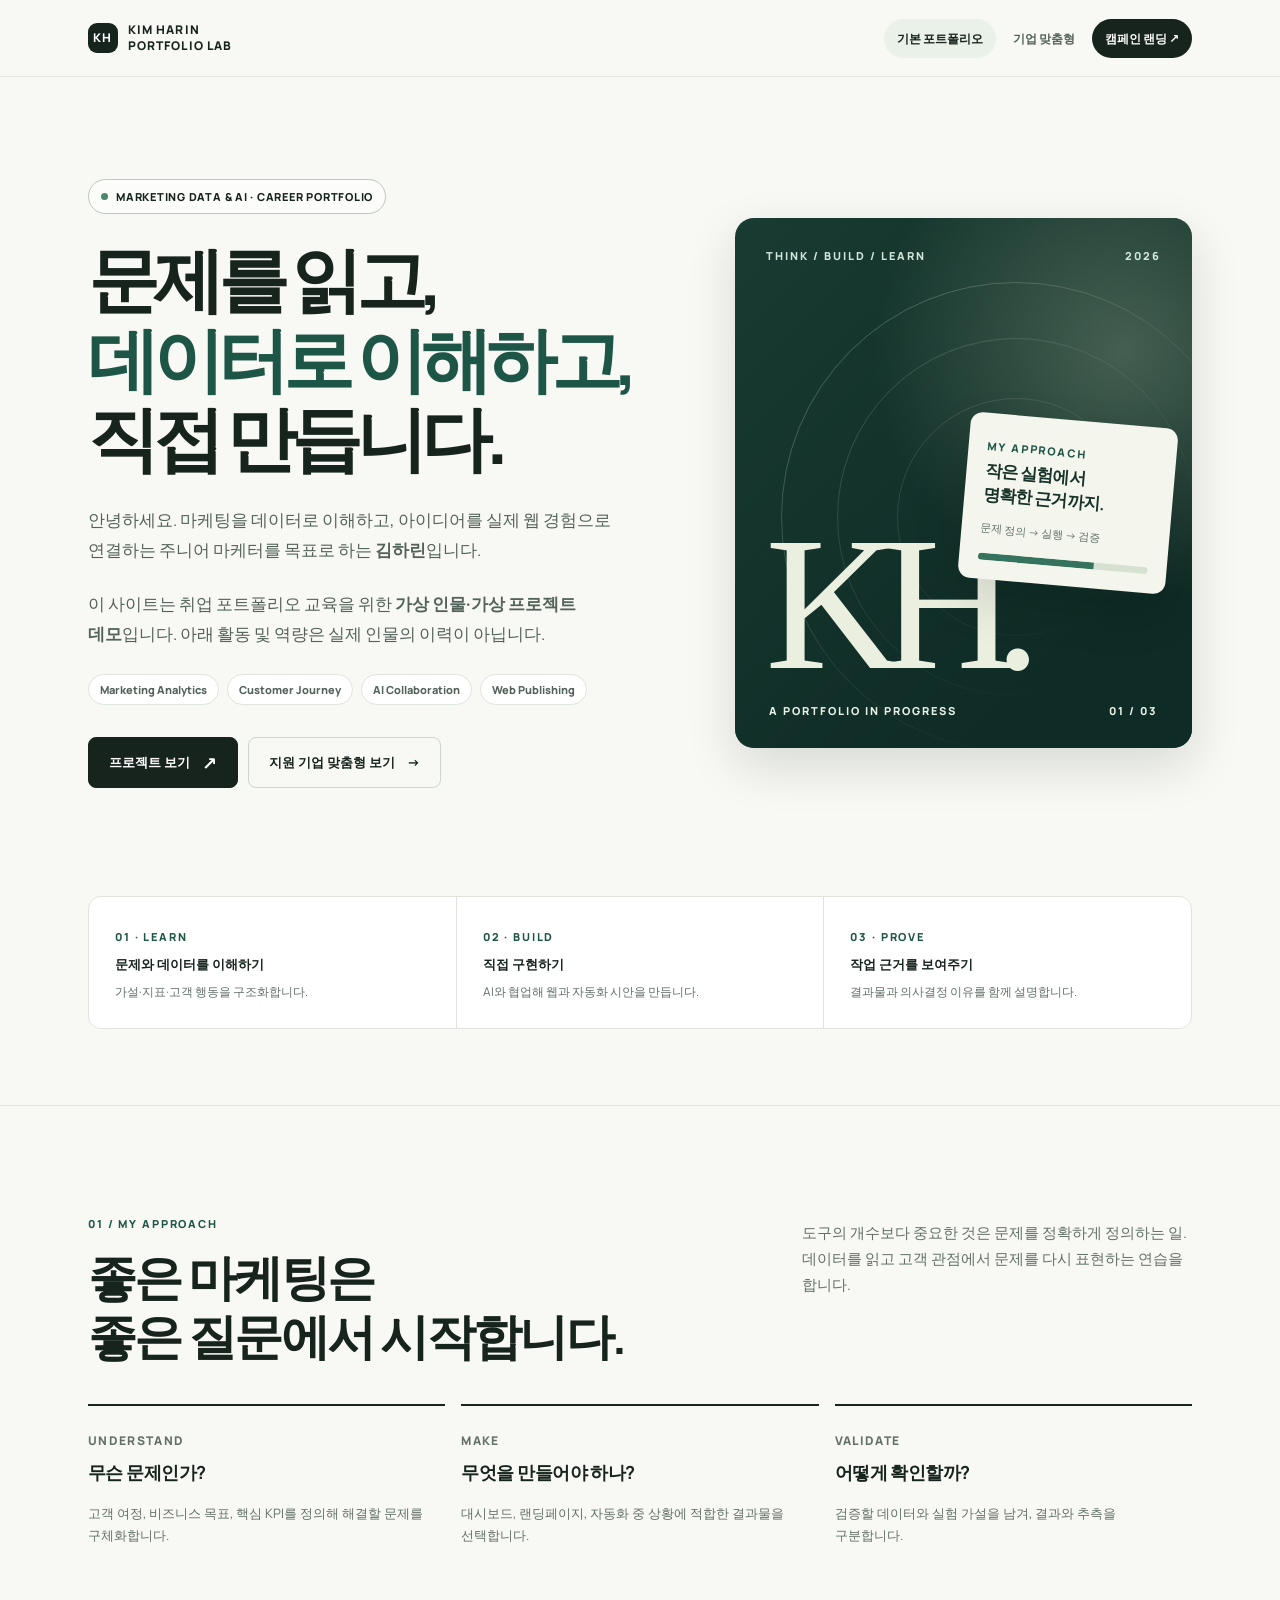
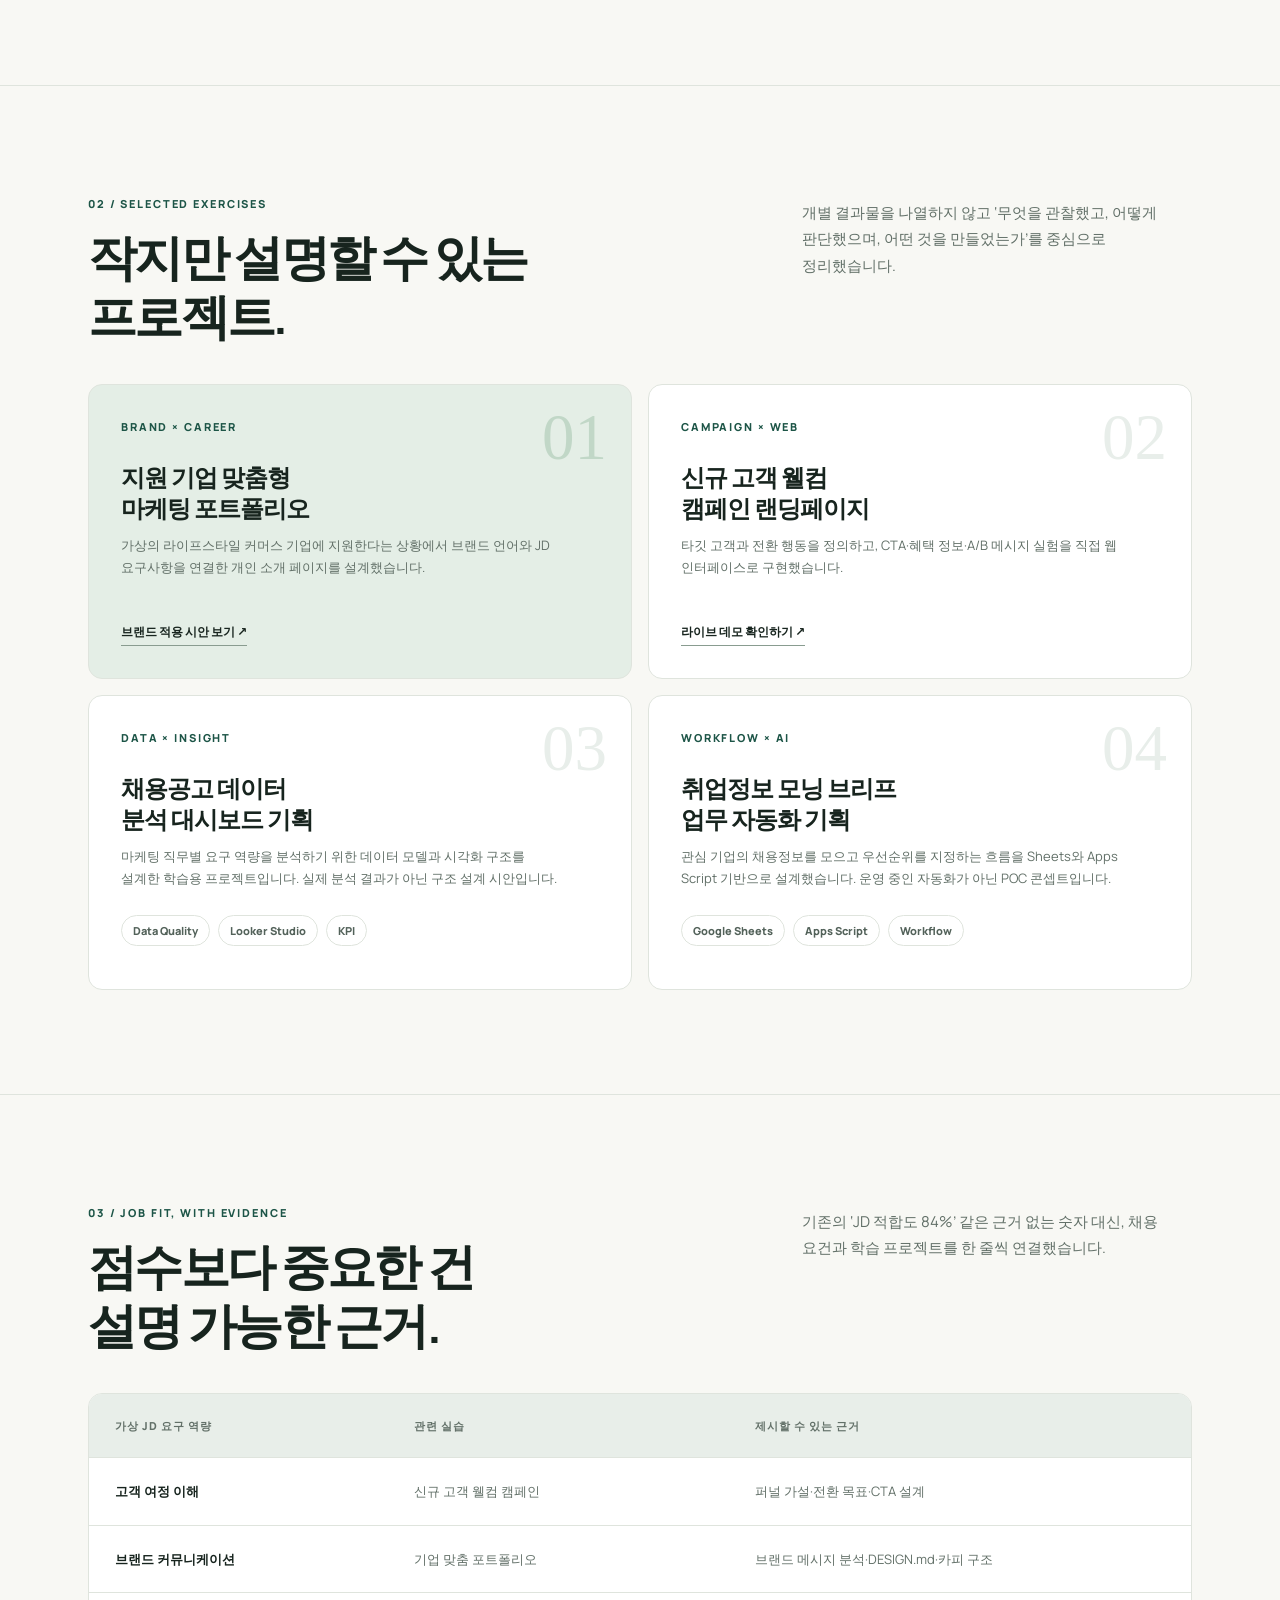
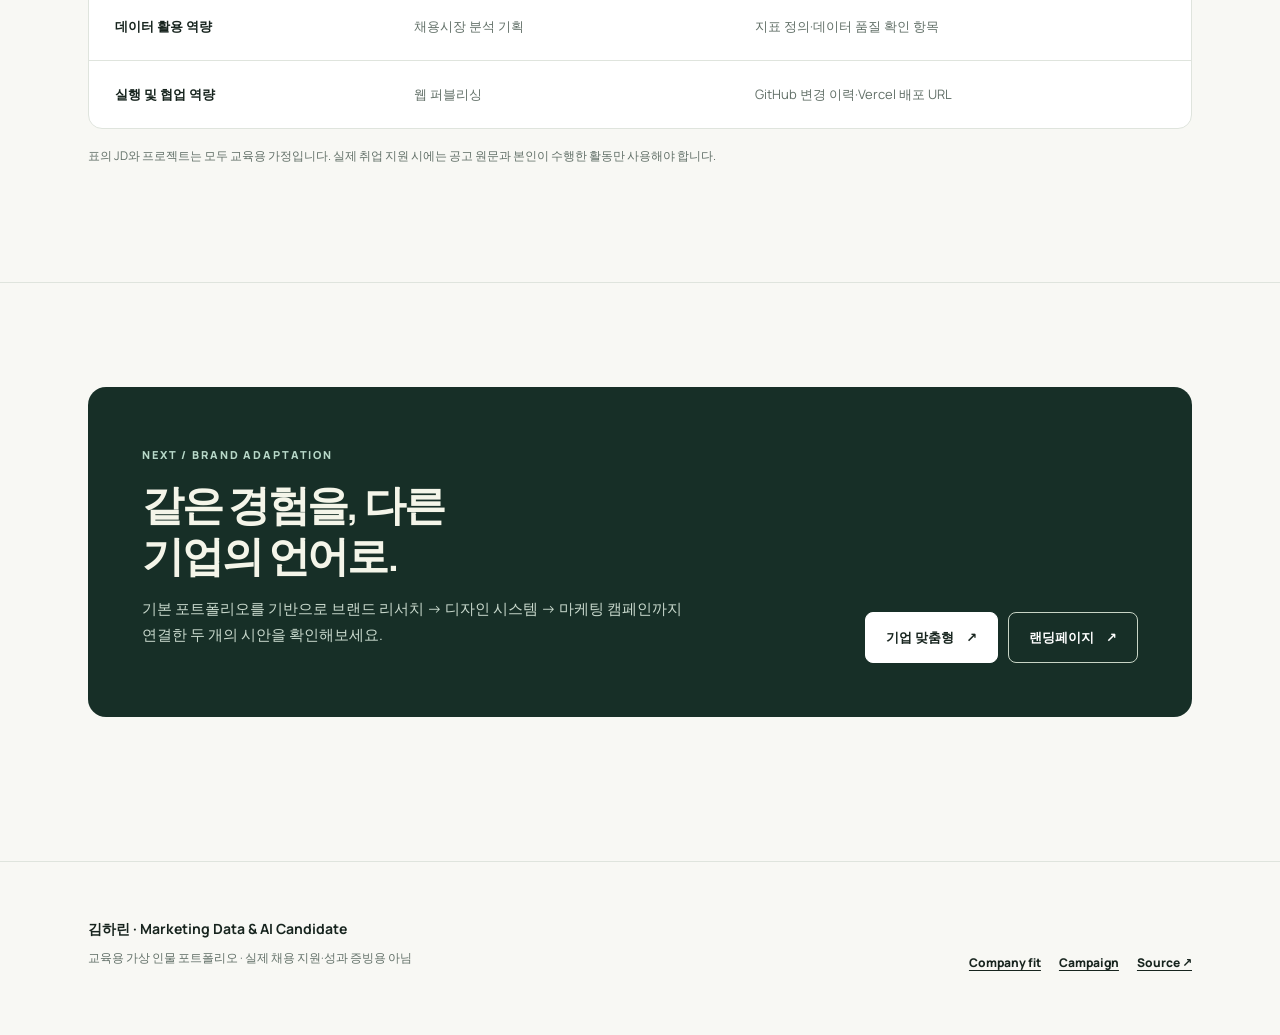
<file: index.html>
<!doctype html>
<html lang="ko">
<head>
  <meta charset="utf-8">
  <meta name="viewport" content="width=device-width,initial-scale=1">
  <meta name="theme-color" content="#f8f8f4">
  <meta name="description" content="김하린의 교육용 마케팅 데이터 & AI 포트폴리오. 기업 맞춤형 지원 페이지와 캠페인 랜딩페이지까지 연결된 실습 결과물입니다.">
  <title>김하린 | Marketing Data & AI Portfolio — 교육용 데모</title>
  <link rel="stylesheet" href="assets/site.css">
</head>
<body class="theme-home">
<header class="site-header">
  <div class="shell nav-shell">
    <a class="wordmark" href="./index.html" aria-label="김하린 포트폴리오 홈"><span class="mark">KH</span><span>KIM HARIN<br>PORTFOLIO LAB</span></a>
    <nav class="nav-links" aria-label="주 메뉴">
      <a aria-current="page" href="./index.html">기본 포트폴리오</a>
      <a href="./company-a/">기업 맞춤형</a>
      <a class="nav-cta" href="./campaign/">캠페인 랜딩 <span aria-hidden="true">↗</span></a>
    </nav>
  </div>
</header>
<main>
<div class="shell">
  <section class="home-hero" aria-labelledby="home-title">
    <div>
      <span class="tagline"><span class="dot"></span> Marketing data & AI · Career portfolio</span>
      <h1 id="home-title">문제를 읽고,<br><em>데이터로 이해하고,</em><br>직접 만듭니다.</h1>
      <p>안녕하세요. 마케팅을 데이터로 이해하고, 아이디어를 실제 웹 경험으로 연결하는 주니어 마케터를 목표로 하는 <strong>김하린</strong>입니다.</p>
      <p class="caption">이 사이트는 취업 포트폴리오 교육을 위한 <strong>가상 인물·가상 프로젝트 데모</strong>입니다. 아래 활동 및 역량은 실제 인물의 이력이 아닙니다.</p>
      <div class="pills" aria-label="관심 분야">
        <span class="pill">Marketing Analytics</span><span class="pill">Customer Journey</span><span class="pill">AI Collaboration</span><span class="pill">Web Publishing</span>
      </div>
      <div class="actions">
        <a class="btn btn-primary" href="#projects">프로젝트 보기 <span class="inline-arrow" aria-hidden="true">↗</span></a>
        <a class="btn btn-ghost" href="./company-a/">지원 기업 맞춤형 보기 <span aria-hidden="true">→</span></a>
      </div>
    </div>
    <div class="hero-art" role="img" aria-label="데이터 분석과 웹 구현을 상징하는 포트폴리오 에디토리얼 그래픽">
      <div class="orb"></div><div class="art-top"><span class="mono">Think / Build / Learn</span><span class="mono">2026</span></div>
      <div class="float-note"><span class="eyebrow">My approach</span><strong>작은 실험에서<br>명확한 근거까지.</strong><small>문제 정의 → 실행 → 검증</small><div class="art-progress"><span></span></div></div>
      <div class="art-number">KH.</div><div class="art-bottom"><span class="mono">A portfolio in progress</span><span class="mono">01 / 03</span></div>
    </div>
  </section>
  <div class="quick-strip" aria-label="포트폴리오 구성">
    <div><span class="eyebrow">01 · Learn</span><b>문제와 데이터를 이해하기</b><p>가설·지표·고객 행동을 구조화합니다.</p></div>
    <div><span class="eyebrow">02 · Build</span><b>직접 구현하기</b><p>AI와 협업해 웹과 자동화 시안을 만듭니다.</p></div>
    <div><span class="eyebrow">03 · Prove</span><b>작업 근거를 보여주기</b><p>결과물과 의사결정 이유를 함께 설명합니다.</p></div>
  </div>
</div>

<section class="section" id="about">
  <div class="shell">
    <div class="section-head"><div><span class="eyebrow">01 / My approach</span><h2>좋은 마케팅은<br>좋은 질문에서 시작합니다.</h2></div><p>도구의 개수보다 중요한 것은 문제를 정확하게 정의하는 일. 데이터를 읽고 고객 관점에서 문제를 다시 표현하는 연습을 합니다.</p></div>
    <div class="journey">
      <article><span class="overline">Understand</span><h3>무슨 문제인가?</h3><p>고객 여정, 비즈니스 목표, 핵심 KPI를 정의해 해결할 문제를 구체화합니다.</p></article>
      <article><span class="overline">Make</span><h3>무엇을 만들어야 하나?</h3><p>대시보드, 랜딩페이지, 자동화 중 상황에 적합한 결과물을 선택합니다.</p></article>
      <article><span class="overline">Validate</span><h3>어떻게 확인할까?</h3><p>검증할 데이터와 실험 가설을 남겨, 결과와 추측을 구분합니다.</p></article>
    </div>
  </div>
</section>

<section class="section" id="projects">
  <div class="shell">
    <div class="section-head"><div><span class="eyebrow">02 / Selected exercises</span><h2>작지만 설명할 수 있는<br>프로젝트.</h2></div><p>개별 결과물을 나열하지 않고 ‘무엇을 관찰했고, 어떻게 판단했으며, 어떤 것을 만들었는가’를 중심으로 정리했습니다.</p></div>
    <div class="project-grid">
      <article class="project-card feature"><span class="index" aria-hidden="true">01</span><span class="eyebrow">Brand × Career</span><h3>지원 기업 맞춤형<br>마케팅 포트폴리오</h3><p>가상의 라이프스타일 커머스 기업에 지원한다는 상황에서 브랜드 언어와 JD 요구사항을 연결한 개인 소개 페이지를 설계했습니다.</p><a class="card-link" href="./company-a/">브랜드 적용 시안 보기 ↗</a></article>
      <article class="project-card"><span class="index" aria-hidden="true">02</span><span class="eyebrow">Campaign × Web</span><h3>신규 고객 웰컴<br>캠페인 랜딩페이지</h3><p>타깃 고객과 전환 행동을 정의하고, CTA·혜택 정보·A/B 메시지 실험을 직접 웹 인터페이스로 구현했습니다.</p><a class="card-link" href="./campaign/">라이브 데모 확인하기 ↗</a></article>
      <article class="project-card"><span class="index" aria-hidden="true">03</span><span class="eyebrow">Data × Insight</span><h3>채용공고 데이터<br>분석 대시보드 기획</h3><p>마케팅 직무별 요구 역량을 분석하기 위한 데이터 모델과 시각화 구조를 설계한 학습용 프로젝트입니다. 실제 분석 결과가 아닌 구조 설계 시안입니다.</p><span class="pills"><span class="pill">Data Quality</span><span class="pill">Looker Studio</span><span class="pill">KPI</span></span></article>
      <article class="project-card"><span class="index" aria-hidden="true">04</span><span class="eyebrow">Workflow × AI</span><h3>취업정보 모닝 브리프<br>업무 자동화 기획</h3><p>관심 기업의 채용정보를 모으고 우선순위를 지정하는 흐름을 Sheets와 Apps Script 기반으로 설계했습니다. 운영 중인 자동화가 아닌 POC 콘셉트입니다.</p><span class="pills"><span class="pill">Google Sheets</span><span class="pill">Apps Script</span><span class="pill">Workflow</span></span></article>
    </div>
  </div>
</section>

<section class="section" id="fit">
  <div class="shell">
    <div class="section-head"><div><span class="eyebrow">03 / Job fit, with evidence</span><h2>점수보다 중요한 건<br>설명 가능한 근거.</h2></div><p>기존의 ‘JD 적합도 84%’ 같은 근거 없는 숫자 대신, 채용 요건과 학습 프로젝트를 한 줄씩 연결했습니다.</p></div>
    <div class="evidence" role="table" aria-label="가상 채용공고와 프로젝트 역량 연결">
      <div class="evidence-row head" role="row"><span role="columnheader">가상 JD 요구 역량</span><span role="columnheader">관련 실습</span><span role="columnheader">제시할 수 있는 근거</span></div>
      <div class="evidence-row" role="row"><b role="cell">고객 여정 이해</b><span role="cell">신규 고객 웰컴 캠페인</span><span role="cell">퍼널 가설·전환 목표·CTA 설계</span></div>
      <div class="evidence-row" role="row"><b role="cell">브랜드 커뮤니케이션</b><span role="cell">기업 맞춤 포트폴리오</span><span role="cell">브랜드 메시지 분석·DESIGN.md·카피 구조</span></div>
      <div class="evidence-row" role="row"><b role="cell">데이터 활용 역량</b><span role="cell">채용시장 분석 기획</span><span role="cell">지표 정의·데이터 품질 확인 항목</span></div>
      <div class="evidence-row" role="row"><b role="cell">실행 및 협업 역량</b><span role="cell">웹 퍼블리싱</span><span role="cell">GitHub 변경 이력·Vercel 배포 URL</span></div>
    </div>
    <p class="caption" style="margin-top:16px">표의 JD와 프로젝트는 모두 교육용 가정입니다. 실제 취업 지원 시에는 공고 원문과 본인이 수행한 활동만 사용해야 합니다.</p>
  </div>
</section>
<section class="section">
  <div class="shell">
    <div class="end-banner"><div><span class="eyebrow" style="color:#b7d8c8">Next / Brand adaptation</span><h2>같은 경험을, 다른<br>기업의 언어로.</h2><p>기본 포트폴리오를 기반으로 브랜드 리서치 → 디자인 시스템 → 마케팅 캠페인까지 연결한 두 개의 시안을 확인해보세요.</p></div><div class="actions"><a class="btn btn-light" href="./company-a/">기업 맞춤형 <span aria-hidden="true">↗</span></a><a class="btn btn-ghost" style="color:#fff;border-color:#c8d5c6" href="./campaign/">랜딩페이지 <span aria-hidden="true">↗</span></a></div></div>
  </div>
</section>
</main>
<footer class="site-footer"><div class="shell footer-inner"><div><strong>김하린 · Marketing Data & AI Candidate</strong><p>교육용 가상 인물 포트폴리오 · 실제 채용 지원·성과 증빙용 아님</p></div><div class="footer-links"><a href="./company-a/">Company fit</a><a href="./campaign/">Campaign</a><a href="https://github.com/ckyw/aI-native-portfolio" target="_blank" rel="noopener noreferrer">Source ↗</a></div></div></footer>
</body>
</html>
</file>
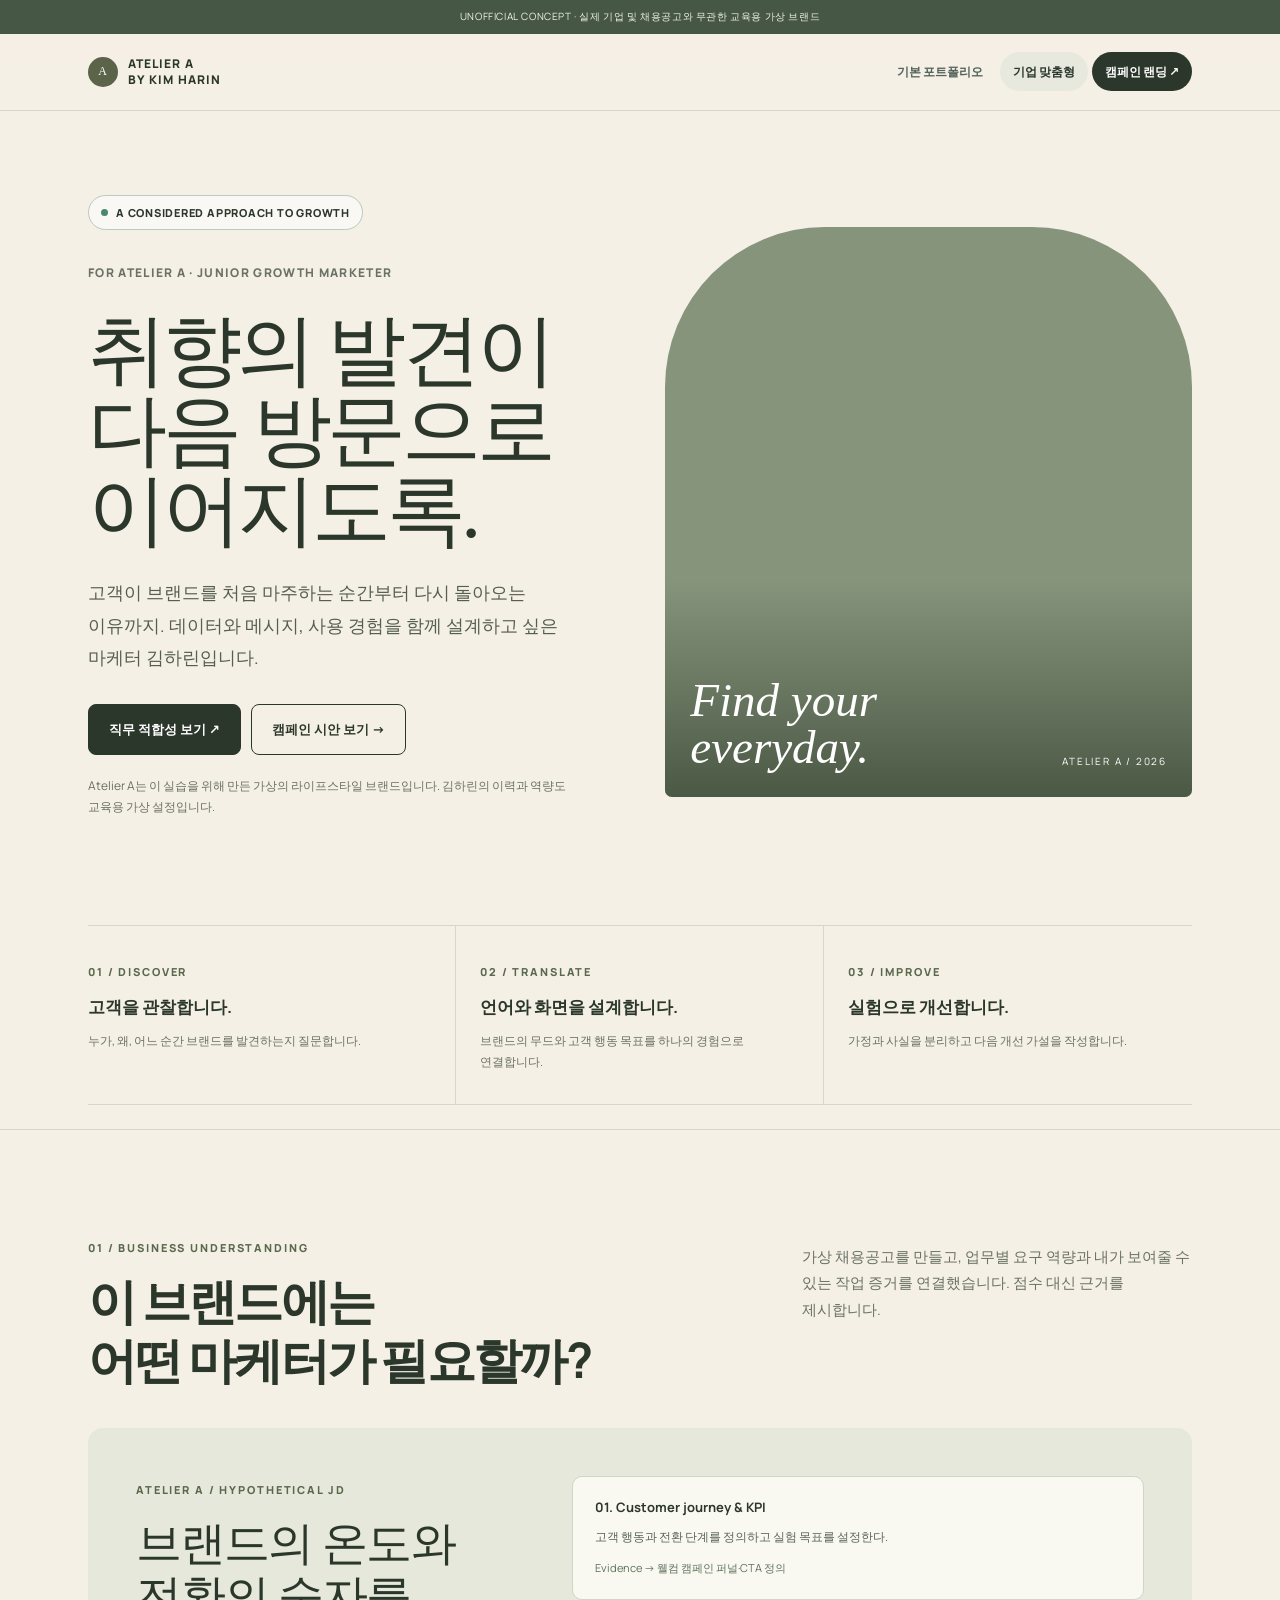
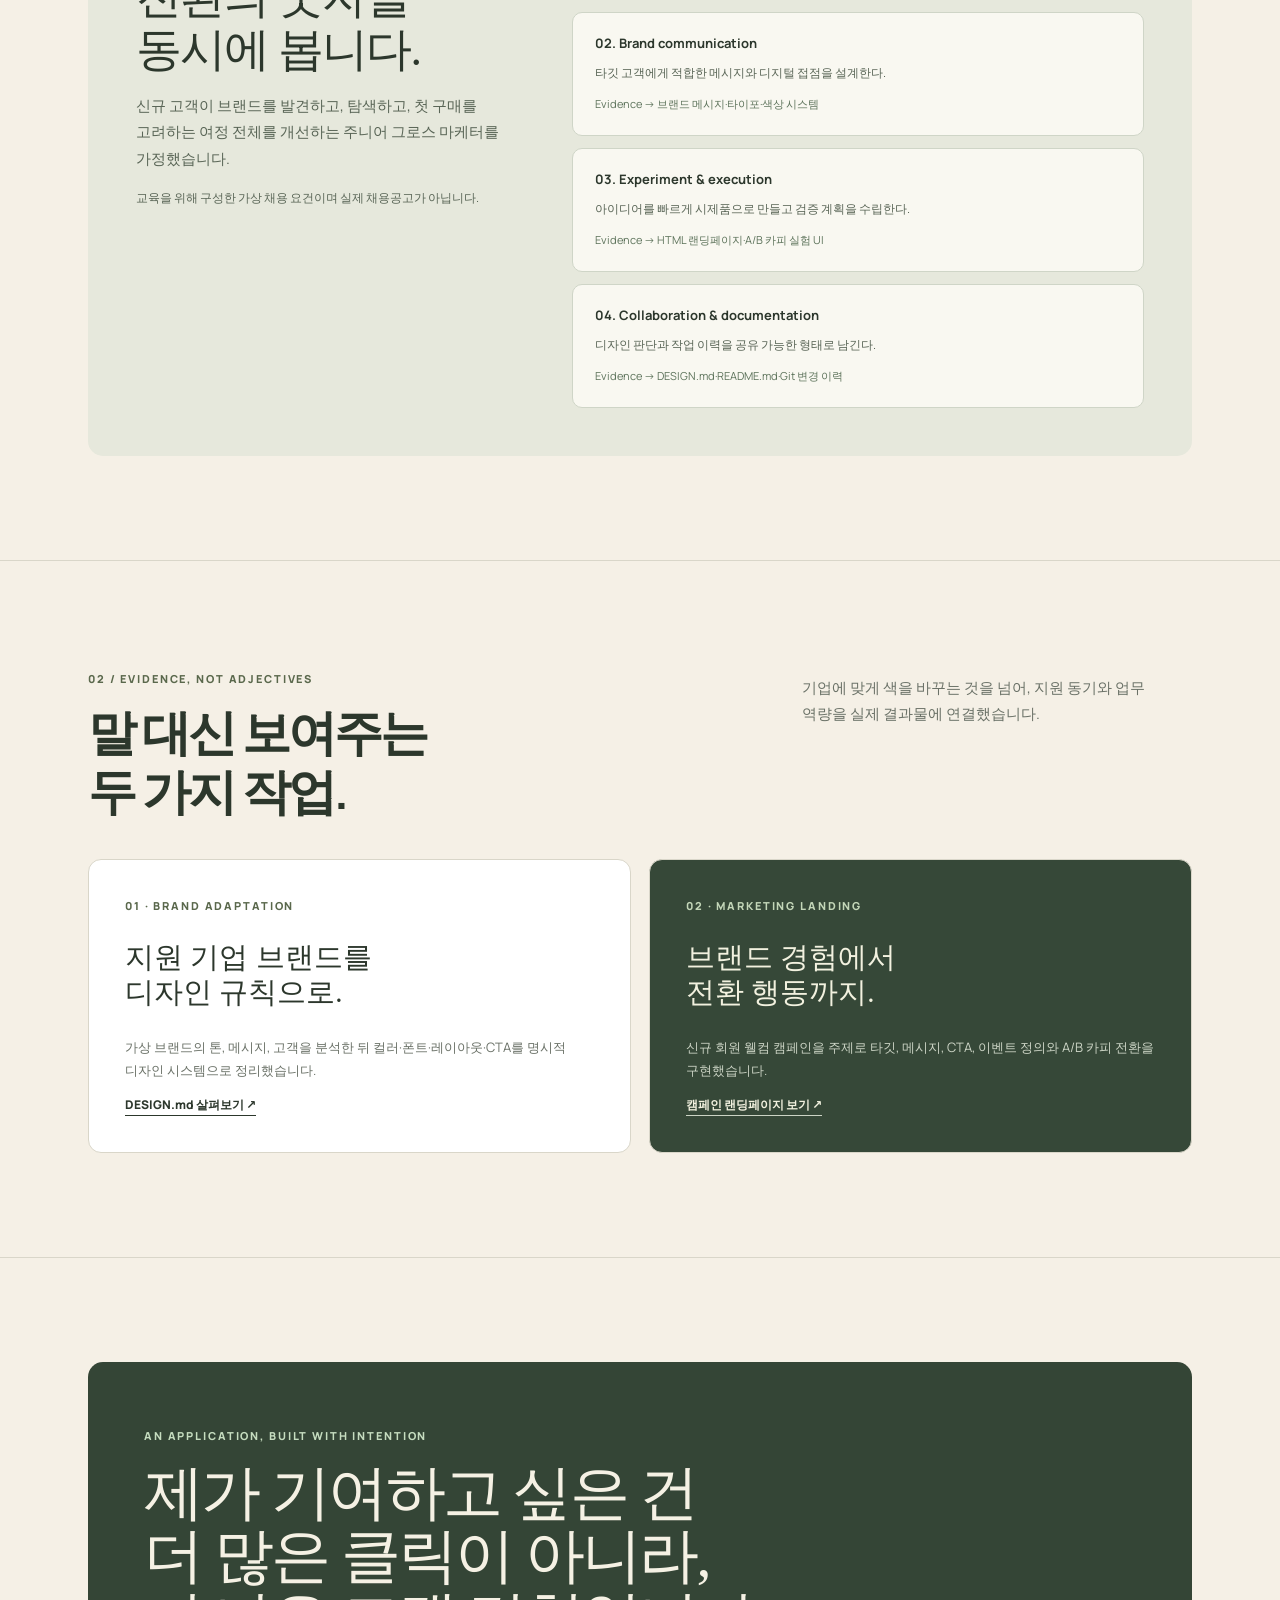
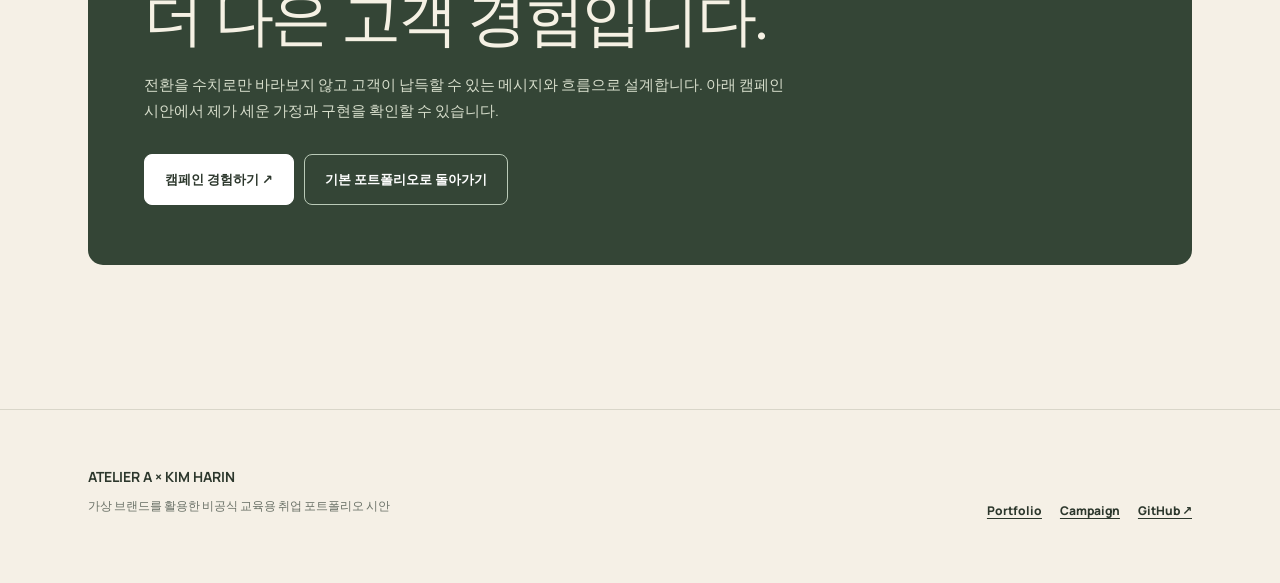
<file: company-a/index.html>
<!doctype html>
<html lang="ko">
<head>
<meta charset="utf-8"><meta name="viewport" content="width=device-width, initial-scale=1">
<meta name="theme-color" content="#f5f0e6">
<meta name="description" content="가상 라이프스타일 커머스 기업에 지원하는 주니어 마케터 김하린의 브랜드 맞춤형 포트폴리오 시안.">
<title>김하린 × Atelier A | 기업 맞춤 포트폴리오 · 교육용 데모</title>
<link rel="stylesheet" href="../assets/site.css">
</head>
<body class="theme-company">
<div class="brand-notice">UNOFFICIAL CONCEPT · 실제 기업 및 채용공고와 무관한 교육용 가상 브랜드</div>
<header class="site-header"><div class="shell nav-shell"><a class="wordmark" href="../"><span class="mark">A</span><span>ATELIER A<br>BY KIM HARIN</span></a><nav class="nav-links" aria-label="주 메뉴"><a href="../">기본 포트폴리오</a><a aria-current="page" href="./">기업 맞춤형</a><a class="nav-cta" href="../campaign/">캠페인 랜딩 ↗</a></nav></div></header>
<main>
<div class="shell">
<section class="company-hero" aria-labelledby="company-title">
<div>
<span class="tagline"><span class="dot"></span> A considered approach to growth</span>
<p class="overline" style="margin-top:32px">For Atelier A · Junior Growth Marketer</p>
<h1 id="company-title">취향의 발견이<br>다음 방문으로<br>이어지도록.</h1>
<p class="big-lead">고객이 브랜드를 처음 마주하는 순간부터 다시 돌아오는 이유까지. 데이터와 메시지, 사용 경험을 함께 설계하고 싶은 마케터 김하린입니다.</p>
<div class="actions"><a class="btn btn-primary" href="#fit">직무 적합성 보기 ↗</a><a class="btn" href="../campaign/">캠페인 시안 보기 →</a></div>
<p class="caption" style="margin-top:20px">Atelier A는 이 실습을 위해 만든 가상의 라이프스타일 브랜드입니다. 김하린의 이력과 역량도 교육용 가상 설정입니다.</p>
</div>
<div class="company-photo" role="img" aria-label="차분한 공간과 라이프스타일 무드가 담긴 브랜드 콘셉트 사진"><div class="photo-sticker"><span class="sticker-title">Find your<br>everyday.</span><span class="sticker-index">ATELIER A / 2026</span></div></div>
</section>
<div class="company-three">
<article><span class="eyebrow">01 / Discover</span><b>고객을 관찰합니다.</b><p>누가, 왜, 어느 순간 브랜드를 발견하는지 질문합니다.</p></article>
<article><span class="eyebrow">02 / Translate</span><b>언어와 화면을 설계합니다.</b><p>브랜드의 무드와 고객 행동 목표를 하나의 경험으로 연결합니다.</p></article>
<article><span class="eyebrow">03 / Improve</span><b>실험으로 개선합니다.</b><p>가정과 사실을 분리하고 다음 개선 가설을 작성합니다.</p></article>
</div>
</div>
<section class="section" id="fit">
<div class="shell">
<div class="section-head"><div><span class="eyebrow">01 / Business understanding</span><h2>이 브랜드에는<br>어떤 마케터가 필요할까?</h2></div><p>가상 채용공고를 만들고, 업무별 요구 역량과 내가 보여줄 수 있는 작업 증거를 연결했습니다. 점수 대신 근거를 제시합니다.</p></div>
<div class="company-panel">
<div><span class="eyebrow">Atelier A / Hypothetical JD</span><h3>브랜드의 온도와<br>전환의 숫자를<br>동시에 봅니다.</h3><p>신규 고객이 브랜드를 발견하고, 탐색하고, 첫 구매를 고려하는 여정 전체를 개선하는 주니어 그로스 마케터를 가정했습니다.</p><p class="caption">교육을 위해 구성한 가상 채용 요건이며 실제 채용공고가 아닙니다.</p></div>
<div class="jd-list">
<article><b>01. Customer journey & KPI</b><p>고객 행동과 전환 단계를 정의하고 실험 목표를 설정한다.</p><small>Evidence → 웰컴 캠페인 퍼널·CTA 정의</small></article>
<article><b>02. Brand communication</b><p>타깃 고객에게 적합한 메시지와 디지털 접점을 설계한다.</p><small>Evidence → 브랜드 메시지·타이포·색상 시스템</small></article>
<article><b>03. Experiment & execution</b><p>아이디어를 빠르게 시제품으로 만들고 검증 계획을 수립한다.</p><small>Evidence → HTML 랜딩페이지·A/B 카피 실험 UI</small></article>
<article><b>04. Collaboration & documentation</b><p>디자인 판단과 작업 이력을 공유 가능한 형태로 남긴다.</p><small>Evidence → DESIGN.md·README.md·Git 변경 이력</small></article>
</div>
</div>
</div>
</section>
<section class="section" id="work">
<div class="shell">
<div class="section-head"><div><span class="eyebrow">02 / Evidence, not adjectives</span><h2>말 대신 보여주는<br>두 가지 작업.</h2></div><p>기업에 맞게 색을 바꾸는 것을 넘어, 지원 동기와 업무 역량을 실제 결과물에 연결했습니다.</p></div>
<div class="company-work">
<article class="work-tile"><span class="eyebrow">01 · Brand adaptation</span><h3>지원 기업 브랜드를<br>디자인 규칙으로.</h3><p>가상 브랜드의 톤, 메시지, 고객을 분석한 뒤 컬러·폰트·레이아웃·CTA를 명시적 디자인 시스템으로 정리했습니다.</p><a href="https://github.com/ckyw/aI-native-portfolio/blob/feature/marketing-ax-portfolio-lab/DESIGN.md" target="_blank" rel="noopener noreferrer">DESIGN.md 살펴보기 ↗</a></article>
<article class="work-tile dark"><span class="eyebrow" style="color:#c3d6b8">02 · Marketing landing</span><h3>브랜드 경험에서<br>전환 행동까지.</h3><p>신규 회원 웰컴 캠페인을 주제로 타깃, 메시지, CTA, 이벤트 정의와 A/B 카피 전환을 구현했습니다.</p><a href="../campaign/">캠페인 랜딩페이지 보기 ↗</a></article>
</div>
</div>
</section>
<section class="section">
<div class="shell"><div class="company-outro"><span class="eyebrow" style="color:#c5dcbf">An application, built with intention</span><h2>제가 기여하고 싶은 건<br>더 많은 클릭이 아니라,<br>더 나은 고객 경험입니다.</h2><p>전환을 수치로만 바라보지 않고 고객이 납득할 수 있는 메시지와 흐름으로 설계합니다. 아래 캠페인 시안에서 제가 세운 가정과 구현을 확인할 수 있습니다.</p><div class="actions" style="margin-top:30px"><a class="btn btn-light" href="../campaign/">캠페인 경험하기 ↗</a><a class="btn" href="../" style="border-color:#bacab8;color:#fff">기본 포트폴리오로 돌아가기</a></div></div></div>
</section>
</main>
<footer class="site-footer"><div class="shell footer-inner"><div><strong>ATELIER A × KIM HARIN</strong><p>가상 브랜드를 활용한 비공식 교육용 취업 포트폴리오 시안</p></div><div class="footer-links"><a href="../">Portfolio</a><a href="../campaign/">Campaign</a><a href="https://github.com/ckyw/aI-native-portfolio" target="_blank" rel="noopener noreferrer">GitHub ↗</a></div></div></footer>
</body>
</html>
</file>
<file: assets/site.css>
@import url('https://fonts.googleapis.com/css2?family=DM+Sans:wght@400;500;600;700;800&family=Manrope:wght@400;500;600;700;800&display=swap');
:root{--ink:#17241e;--muted:#627068;--paper:#f8f8f4;--surface:#fff;--line:#dfe4dd;--teal:#1d5547;--soft:#e9f1e8;--serif:Georgia,"Times New Roman",serif;--sans:"Manrope","Pretendard","Noto Sans KR",system-ui,sans-serif;--max:1160px}
*{box-sizing:border-box}html{scroll-behavior:smooth}body{margin:0;color:var(--ink);background:var(--paper);font:400 15px/1.75 var(--sans);word-break:keep-all}a{color:inherit;text-decoration:none}button,input{font:inherit}button{cursor:pointer}img{max-width:100%;display:block}svg{display:block}
a:focus-visible,button:focus-visible{outline:3px solid #ed9d5b;outline-offset:4px}::selection{background:#c6e4d6;color:#152e26}
.shell{max-width:var(--max);padding:0 28px;margin:auto}.site-header{position:sticky;top:0;z-index:30;background:rgba(248,248,244,.93);border-bottom:1px solid var(--line);backdrop-filter:blur(18px)}.nav-shell{min-height:76px;display:flex;align-items:center;gap:24px;justify-content:space-between}.wordmark{display:inline-flex;align-items:center;gap:10px;font-size:12px;letter-spacing:.09em;font-weight:800;line-height:1.3}.wordmark .mark{width:30px;height:30px;background:var(--ink);color:#fff;border-radius:9px;display:grid;place-items:center;font-size:12px}.nav-links{display:flex;gap:4px;align-items:center}.nav-links a{padding:9px 13px;border-radius:999px;font-size:12px;font-weight:700;color:#53625a;transition:background .2s,color .2s}.nav-links a:hover,.nav-links a[aria-current=page]{background:var(--soft);color:var(--ink)}.nav-links .nav-cta{background:var(--ink);color:#fff}.nav-links .nav-cta:hover{background:var(--teal);color:#fff}
.mono{font-size:11px;font-weight:800;text-transform:uppercase;letter-spacing:.18em}.muted{color:var(--muted)}.accent{color:var(--teal)}.eyebrow{font-size:11px;font-weight:800;letter-spacing:.17em;text-transform:uppercase;color:var(--teal)}.caption{font-size:12px;color:var(--muted)}.overline{font-size:12px;letter-spacing:.11em;color:var(--muted);font-weight:800;text-transform:uppercase}.tagline{display:inline-flex;align-items:center;gap:8px;border-radius:999px;border:1px solid #b9cac0;padding:7px 12px;background:rgba(255,255,255,.56);font-size:11px;letter-spacing:.07em;font-weight:800;text-transform:uppercase}.tagline .dot{width:7px;height:7px;background:#4a876c;border-radius:50%}.btn{display:inline-flex;align-items:center;justify-content:center;gap:12px;padding:13px 20px;border:1px solid var(--ink);border-radius:8px;background:transparent;color:var(--ink);font-weight:800;font-size:13px;min-height:48px;transition:transform .2s,background .2s}.btn:hover{transform:translateY(-2px)}.btn-primary{background:var(--ink);color:#fff}.btn-primary:hover{background:#2d584b}.btn-light{background:#fff;border-color:#fff;color:var(--ink)}.btn-ghost{border-color:#cbd7cf}.inline-arrow{font-size:18px;line-height:1}.actions{display:flex;align-items:center;gap:10px;flex-wrap:wrap}.pills{display:flex;gap:8px;flex-wrap:wrap}.pill{border:1px solid var(--line);background:#fff;border-radius:999px;padding:5px 11px;font-size:11px;font-weight:800;color:#53625a}
.section{padding:104px 0;border-top:1px solid var(--line)}.section-head{display:flex;justify-content:space-between;align-items:start;gap:48px;margin-bottom:38px}.section-head h2{margin:12px 0 0;font-size:clamp(28px,4vw,49px);line-height:1.2;letter-spacing:-.055em}.section-head p{max-width:390px;margin:10px 0 0;color:var(--muted)}.section-title{font-size:clamp(28px,4vw,48px);line-height:1.23;letter-spacing:-.055em;margin:8px 0 20px}
.home-hero{padding:102px 0 108px;display:grid;grid-template-columns:minmax(0,1.12fr) minmax(320px,.88fr);align-items:center;gap:66px}.home-hero h1{font-size:clamp(45px,5.55vw,80px);letter-spacing:-.085em;line-height:1.12;margin:24px 0 28px;font-weight:800}.home-hero h1 em{font-style:normal;color:var(--teal)}.home-hero p{font-size:17px;color:#53625a;max-width:570px;margin:0 0 25px}.home-hero .actions{margin-top:32px}.hero-art{height:530px;position:relative;background:#193b31;border-radius:19px;overflow:hidden;box-shadow:0 18px 50px rgba(18,39,29,.14)}.hero-art::after{content:"";position:absolute;inset:0;background:radial-gradient(circle at 85% 25%,rgba(221,235,202,.25),transparent 45%),linear-gradient(135deg,transparent,#0e2b25 80%);pointer-events:none}.hero-art .orb{position:absolute;border:1px solid rgba(222,237,210,.37);border-radius:50%;width:470px;height:470px;left:10%;top:12%}.hero-art .orb::before,.hero-art .orb::after{content:"";position:absolute;border-radius:50%;border:1px solid rgba(222,237,210,.3);inset:55px}.hero-art .orb::after{inset:115px}.hero-art .art-top{position:absolute;z-index:2;top:28px;left:31px;right:31px;display:flex;justify-content:space-between;color:#d2e6dc}.hero-art .art-number{font-family:var(--serif);position:absolute;z-index:2;left:30px;bottom:68px;font-size:190px;line-height:.8;color:#ebefe0;letter-spacing:-.12em}.hero-art .art-bottom{position:absolute;z-index:2;left:34px;right:34px;bottom:28px;display:flex;justify-content:space-between;align-items:center;color:#e8f1e6}.hero-art .float-note{position:absolute;z-index:3;top:38%;right:20px;width:208px;background:#f4f5ed;color:#18342a;border-radius:12px;padding:19px;box-shadow:0 20px 50px rgba(0,0,0,.12);transform:rotate(5deg)}.float-note strong{display:block;font-size:17px;letter-spacing:-.04em;line-height:1.4;margin-bottom:8px}.float-note small{font-size:11px;color:#607269}.art-progress{height:7px;border-radius:9px;background:#d6e1d2;overflow:hidden;margin-top:13px}.art-progress span{display:block;width:68%;height:100%;background:#36735f}
.quick-strip{display:grid;grid-template-columns:repeat(3,1fr);gap:1px;background:var(--line);border:1px solid var(--line);border-radius:13px;overflow:hidden;margin:0 0 76px}.quick-strip>div{padding:26px;background:#fff}.quick-strip b{display:block;font-size:13px;margin:4px 0 5px}.quick-strip p{font-size:12px;color:var(--muted);margin:0}
.project-grid{display:grid;grid-template-columns:repeat(2,minmax(0,1fr));gap:16px}.project-card{min-height:295px;padding:32px;background:#fff;border:1px solid var(--line);border-radius:14px;display:flex;flex-direction:column;align-items:flex-start;position:relative;overflow:hidden;transition:transform .22s,box-shadow .22s}.project-card:hover{transform:translateY(-4px);box-shadow:0 14px 40px rgba(34,55,38,.08)}.project-card h3{font-size:24px;line-height:1.3;letter-spacing:-.04em;margin:25px 0 10px}.project-card p{color:var(--muted);font-size:13px;max-width:440px;margin:0 0 25px}.project-card .card-link{margin-top:auto;border-bottom:1px solid #899c90;padding-bottom:3px;font-size:12px;font-weight:800}.project-card .index{position:absolute;right:24px;top:15px;font:normal 65px var(--serif);color:#e8eeea}.project-card.feature{background:#e4eee6}.project-card.feature .index{color:#c1d7c7}.journey{display:grid;grid-template-columns:repeat(3,1fr);gap:16px}.journey>article{border-top:2px solid var(--ink);padding:21px 0}.journey h3{font-size:18px;margin:4px 0 10px;letter-spacing:-.03em}.journey p{font-size:13px;color:var(--muted);max-width:340px}.evidence{border:1px solid var(--line);border-radius:14px;overflow:hidden;background:#fff}.evidence-row{display:grid;grid-template-columns:1fr 1.15fr 1.45fr;gap:16px;padding:22px 26px;border-bottom:1px solid var(--line);align-items:start;font-size:13px}.evidence-row:last-child{border-bottom:0}.evidence-row.head{background:#e8eee9;font-size:11px;font-weight:800;letter-spacing:.09em;text-transform:uppercase}.evidence-row b{font-size:13px}.evidence-row span{color:var(--muted)}.end-banner{border-radius:18px;background:#172f27;color:#f4f5e9;padding:54px;display:flex;align-items:end;justify-content:space-between;gap:40px}.end-banner h2{margin:12px 0;line-height:1.2;font-size:clamp(28px,3.3vw,44px);letter-spacing:-.05em}.end-banner p{max-width:560px;color:#c9d9cd}
.site-footer{padding:54px 0 62px;border-top:1px solid var(--line);margin-top:40px}.footer-inner{display:flex;justify-content:space-between;gap:20px;align-items:flex-end}.footer-inner strong{font-size:14px}.footer-inner p{margin:5px 0;font-size:12px;color:var(--muted)}.footer-links{display:flex;gap:18px;font-size:12px;font-weight:800}.footer-links a{text-decoration:underline;text-underline-offset:3px}
.theme-company{--paper:#f5f0e6;--ink:#2c372c;--line:#d9d6c9;--muted:#6a7167;--teal:#5a684c;--soft:#e7e9de}.theme-company .site-header{background:rgba(245,240,230,.94)}.theme-company .wordmark .mark{background:#5b6449;border-radius:50%;font-family:var(--serif);font-weight:400}.brand-notice{background:#465745;color:#f1f3e8;padding:8px 0;text-align:center;font-size:10px;letter-spacing:.06em}.company-hero{padding:84px 0 96px;display:grid;grid-template-columns:1fr 1.03fr;gap:66px;align-items:center}.company-hero h1{font-family:var(--serif);font-size:clamp(52px,6.2vw,91px);line-height:1.01;letter-spacing:-.055em;font-weight:400;margin:27px 0 26px}.company-hero .big-lead{font-size:18px;max-width:550px;line-height:1.8;color:#555e51}.company-hero .actions{margin-top:31px}.company-photo{height:570px;position:relative;background:#87947c url('https://images.unsplash.com/photo-1494438639946-1ebd1d20bf85?auto=format&fit=crop&w=1100&q=85') center/cover no-repeat;border-radius:160px 160px 7px 7px;overflow:hidden}.company-photo::after{content:"";position:absolute;inset:0;background:linear-gradient(to top,rgba(28,41,25,.56),transparent 38%)}.photo-sticker{position:absolute;z-index:1;left:25px;bottom:26px;color:#fff;display:flex;justify-content:space-between;align-items:end;right:25px}.photo-sticker .sticker-title{font:italic 47px/1 var(--serif)}.photo-sticker .sticker-index{font-size:10px;letter-spacing:.18em}.company-three{border-top:1px solid var(--line);border-bottom:1px solid var(--line);display:grid;grid-template-columns:repeat(3,1fr);margin-bottom:24px}.company-three article{padding:32px 24px;border-right:1px solid var(--line)}.company-three article:first-child{padding-left:0}.company-three article:last-child{border-right:0}.company-three b{display:block;font-size:17px;margin:8px 0}.company-three p{font-size:12px;color:var(--muted);margin:0}.company-panel{background:#e6e8dc;border-radius:15px;padding:48px;display:grid;grid-template-columns:.8fr 1.2fr;gap:55px}.company-panel h3{font:400 clamp(30px,3.6vw,48px)/1.15 var(--serif);letter-spacing:-.04em;margin:16px 0}.company-panel p{color:#596556}.jd-list{display:grid;gap:12px}.jd-list>article{padding:19px 22px;background:#f9f8f1;border-radius:10px;border:1px solid #cfd5c7}.jd-list b{display:block;font-size:13px;margin-bottom:7px}.jd-list p{font-size:12px;margin:0 0 7px}.jd-list small{font-size:11px;color:#5d735b}.company-work{display:grid;grid-template-columns:1fr 1fr;gap:18px}.work-tile{padding:36px;border-radius:13px;background:#fff;border:1px solid var(--line);min-height:275px;display:flex;flex-direction:column}.work-tile h3{font:400 29px/1.22 var(--serif);margin:25px 0 12px}.work-tile p{color:var(--muted);font-size:13px}.work-tile a{font-size:12px;font-weight:800;border-bottom:1px solid;width:max-content;margin-top:auto}.work-tile.dark{background:#364838;color:#f2f1df}.work-tile.dark p{color:#ccd4c5}.work-tile.dark a{border-color:#ccd4c5}.company-outro{background:#344536;border-radius:15px;padding:60px 56px;color:#f5f1e4}.company-outro h2{font:400 clamp(35px,5vw,60px)/1.05 var(--serif);letter-spacing:-.045em;margin:13px 0 21px}.company-outro p{max-width:650px;color:#d7decc}
.theme-campaign{--paper:#f8f4ec;--ink:#28382e;--line:#e1dacd;--muted:#6f766b;--soft:#ebe7dc;--teal:#536b53}.theme-campaign .site-header{background:rgba(248,244,236,.94)}.theme-campaign .wordmark .mark{background:#536b53;border-radius:50%;font:18px/1 var(--serif)}.campaign-ribbon{padding:10px 20px;text-align:center;background:#2e4336;color:#f4efe2;font-size:11px;letter-spacing:.04em}.campaign-hero{display:grid;grid-template-columns:.97fr 1.03fr;min-height:660px}.campaign-copy{display:flex;flex-direction:column;justify-content:center;padding:70px 60px 90px max(28px,calc((100vw - var(--max))/2 + 28px))}.campaign-copy h1{font:400 clamp(52px,6vw,93px)/1.03 var(--serif);letter-spacing:-.065em;margin:19px 0 30px}.campaign-copy h1 em{font-weight:400;color:#6e8563}.campaign-copy p{font-size:17px;max-width:470px;color:#697468;line-height:1.9;margin-bottom:25px}.campaign-image{position:relative;background:#a2a38c url('https://images.unsplash.com/photo-1494438639946-1ebd1d20bf85?auto=format&fit=crop&w=1300&q=90') center/cover no-repeat;min-height:650px}.campaign-image .image-seal{position:absolute;right:40px;top:40px;width:112px;height:112px;border-radius:50%;background:#fff6e7;color:#476047;display:flex;align-items:center;justify-content:center;text-align:center;transform:rotate(13deg);font:italic 22px/1.1 var(--serif);box-shadow:0 8px 35px rgba(0,0,0,.13)}.campaign-image .image-footer{position:absolute;bottom:0;left:0;right:0;padding:26px 36px;background:linear-gradient(transparent,rgba(16,33,21,.5));color:#fff;display:flex;justify-content:space-between;font-size:11px;letter-spacing:.1em}.campaign-mini{border-top:1px solid var(--line);border-bottom:1px solid var(--line);display:grid;grid-template-columns:repeat(3,1fr)}.campaign-mini>div{padding:27px 30px;border-right:1px solid var(--line);text-align:center}.campaign-mini>div:last-child{border:0}.campaign-mini b{font-size:14px}.campaign-mini p{font-size:12px;color:var(--muted);margin:3px 0}.campaign-section{padding:110px 0}.campaign-section h2{font:400 clamp(38px,4.8vw,65px)/1.12 var(--serif);letter-spacing:-.06em;margin:12px 0 32px}.product-panels{display:grid;grid-template-columns:1.2fr .8fr;gap:18px}.product-panels img{width:100%;height:440px;object-fit:cover;border-radius:9px}.product-panel{position:relative}.product-panel .product-caption{display:flex;justify-content:space-between;gap:10px;font-size:12px;font-weight:800;margin-top:15px}.product-panel figcaption{font-size:12px;color:var(--muted)}.offer-panel{background:#e5e9dc;border-radius:14px;padding:58px;display:grid;grid-template-columns:1fr 1fr;gap:50px;align-items:center}.offer-panel h2{font:400 clamp(40px,4.5vw,67px)/1.1 var(--serif);letter-spacing:-.06em;margin:16px 0}.offer-panel p{color:#586a56}.offer-card{background:#f8f4ec;padding:37px;border:1px solid #c9d3c4;border-radius:10px;box-shadow:10px 10px 0 rgba(61,93,62,.1)}.offer-card .offer-symbol{font:normal 63px/1 var(--serif);color:#4e6853}.offer-card h3{font-size:25px;margin:12px 0}.offer-card li{padding:8px 0;color:#546153;font-size:13px;border-bottom:1px solid #e1dfd4}.offer-card ul{margin:0 0 23px;padding-left:18px}.lab-panel{border:1px solid var(--line);border-radius:14px;padding:38px;background:#fff;display:grid;grid-template-columns:.8fr 1.2fr;gap:30px}.variant-buttons{display:flex;gap:9px;margin-top:20px}.variant-buttons button{border:1px solid #b7c9bd;background:#fff;border-radius:7px;padding:10px 16px;font-size:12px;font-weight:800}.variant-buttons button.active{background:#253f34;color:#fff}.event-box{padding:24px;border:1px dashed #9bb29f;background:#eff4ee;border-radius:10px}.event-box code{font:12px/1.6 ui-monospace,Menlo,monospace;word-break:break-all;white-space:pre-wrap}.event-box h3{margin:0 0 15px;font-size:13px}.event-box p{font-size:12px;color:#52675a}.demo-live{display:inline-flex;align-items:center;gap:7px;color:#476a57;font-weight:800;font-size:11px}.demo-live::before{content:"";width:7px;height:7px;border-radius:50%;background:#67a16f}.backlink{border-bottom:1px solid;display:inline-block;font-size:12px;font-weight:800;padding:6px 0}
@media(max-width:1020px){.home-hero,.company-hero{gap:30px}.campaign-copy{padding:55px 30px}.campaign-hero{min-height:590px}.campaign-image{min-height:590px}}
@media(max-width:800px){.nav-shell{align-items:flex-start;flex-wrap:wrap;padding:15px 0;gap:10px}.nav-links{width:100%;justify-content:space-between;gap:2px}.nav-links a{font-size:11px;padding:8px}.home-hero,.company-hero,.campaign-hero,.company-panel,.offer-panel,.lab-panel{grid-template-columns:1fr}.home-hero,.company-hero{padding:58px 0}.hero-art{height:380px}.hero-art .art-number{font-size:140px}.company-photo{height:460px}.company-three,.journey{grid-template-columns:1fr 1fr}.section{padding:72px 0}.campaign-copy{padding:63px 28px}.campaign-image{min-height:440px}.campaign-mini{grid-template-columns:1fr 1fr}.campaign-mini>div:last-child{grid-column:1/-1}.product-panels{grid-template-columns:1fr 1fr}.product-panels img{height:290px}.section-head{display:block}.section-head p{max-width:700px}.company-panel{gap:20px}}
@media(max-width:560px){.shell{padding:0 18px}.wordmark{font-size:10px}.nav-links a{padding:7px 7px}.home-hero h1{font-size:49px}.home-hero p{font-size:15px}.quick-strip,.project-grid,.journey,.company-three,.company-work,.product-panels{grid-template-columns:1fr}.quick-strip{margin-bottom:30px}.hero-art{height:340px}.hero-art .orb{width:330px;height:330px}.hero-art .float-note{width:165px;top:26%;right:10px;padding:15px}.hero-art .art-number{font-size:120px}.hero-art .art-bottom{bottom:22px}.section{padding:62px 0}.section-head{margin-bottom:30px}.evidence-row{grid-template-columns:1fr;gap:7px}.evidence-row.head{display:none}.end-banner{padding:32px;display:block}.footer-inner{display:block}.footer-links{margin-top:16px}.company-hero h1{font-size:59px}.company-photo{height:420px;border-radius:110px 110px 6px 6px}.company-panel{padding:24px}.company-outro{padding:35px 27px}.campaign-copy{padding:55px 18px}.campaign-copy h1{font-size:59px}.campaign-image{min-height:360px}.campaign-mini{grid-template-columns:1fr}.campaign-mini>div:last-child{grid-column:auto}.campaign-mini>div{border-right:0;border-bottom:1px solid var(--line)}.campaign-section{padding:70px 0}.product-panels img{height:330px}.offer-panel{padding:28px;gap:28px}.offer-card{padding:25px}.lab-panel{padding:24px;gap:20px}}
@media(prefers-reduced-motion:reduce){html{scroll-behavior:auto}*,*::before,*::after{transition:none!important;animation:none!important}}
</file>
